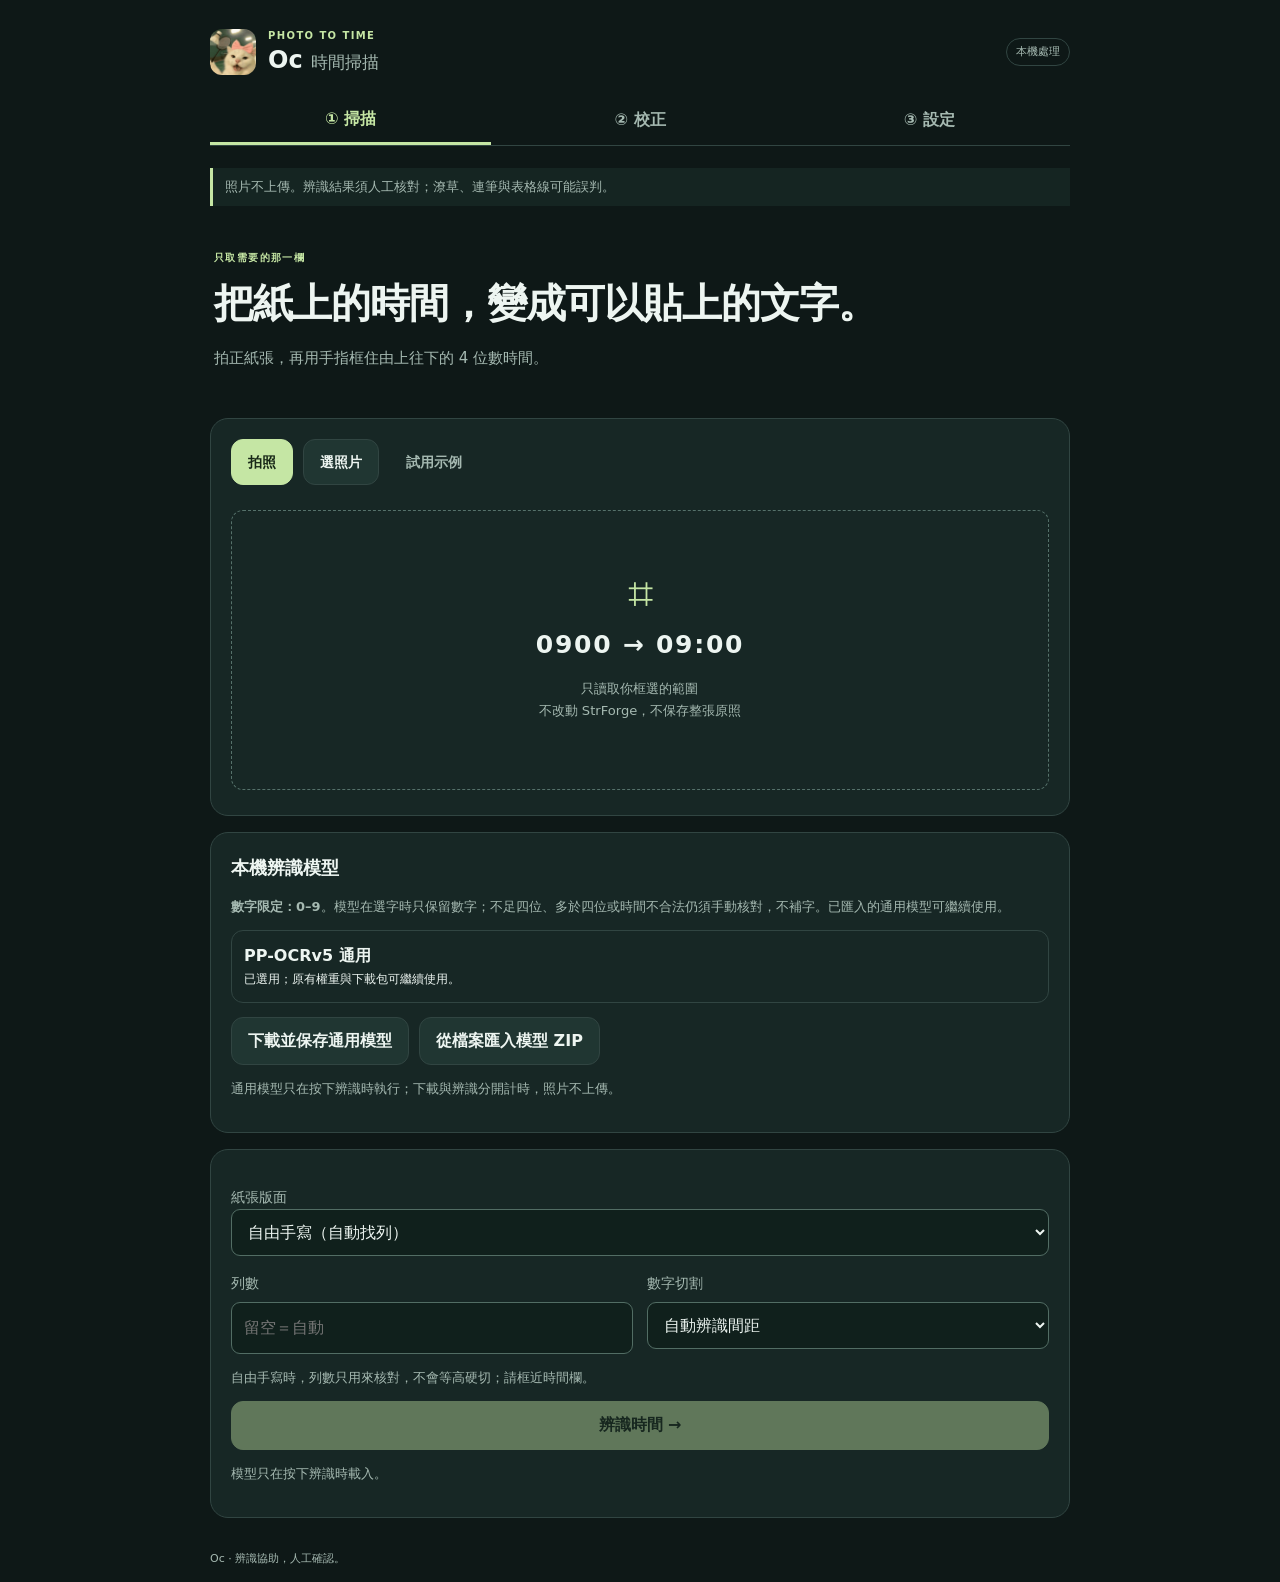
<file: index.html>
<!doctype html>
<html lang="zh-Hant">
<head>
<meta charset="utf-8">
<meta name="oc-build" content="aea212fe8d9d">
<meta name="viewport" content="width=device-width, initial-scale=1, viewport-fit=cover">
<meta name="theme-color" content="#152523">
<meta name="mobile-web-app-capable" content="yes">
<meta name="apple-mobile-web-app-capable" content="yes">
<meta name="apple-mobile-web-app-title" content="Oc 時間掃描">
<meta name="description" content="框選手寫時間欄，在手機本機辨識、核對與匯出。照片不上傳。">
<meta property="og:title" content="Oc · 時間掃描">
<meta property="og:description" content="拍照 → 框選 → 核對時間；在裝置本機處理。">
<meta property="og:image" content="https://yang-00712.github.io/Oc/assets/icon-512.png">
<meta http-equiv="Content-Security-Policy" content="default-src 'self'; script-src 'self' blob: 'wasm-unsafe-eval'; worker-src 'self'; connect-src 'self' blob:; img-src 'self' data: blob:; style-src 'self' 'unsafe-inline'; object-src 'none'; base-uri 'self'; form-action 'none'">
<link rel="manifest" href="manifest.webmanifest">
<link rel="apple-touch-icon" href="assets/apple-touch-icon.png">
<link rel="icon" href="assets/icon-192.png" type="image/png">
<link rel="stylesheet" href="app.css?build=aea212fe8d9d">
<title>Oc · 時間掃描</title>
</head>
<body>
<header class="brand"><img src="assets/icon-192.png" width="46" height="46" alt="戴粉紅蝴蝶結的羽球貓咪"><div><span class="eyebrow">PHOTO TO TIME</span><h1>Oc <span>時間掃描</span></h1></div><span class="local-badge">本機處理</span></header>
<nav class="tabs" aria-label="主要功能"><button type="button" data-tab="scan" aria-current="page">① 掃描</button><button type="button" data-tab="review">② 校正</button><button type="button" data-tab="settings">③ 設定</button></nav>
<main>
<div id="update-banner" class="card" hidden><p id="update-message" role="status"></p><button id="apply-update-banner" type="button" class="primary">更新並保留資料</button></div>
<div id="notice" role="status" aria-live="polite">照片不上傳。辨識結果須人工核對；潦草、連筆與表格線可能誤判。</div>
<section id="scan" class="page">
<div class="intro"><span class="eyebrow">只取需要的那一欄</span><h2>把紙上的時間，<br>變成可以貼上的文字。</h2><p>拍正紙張，再用手指框住由上往下的 4 位數時間。</p></div>
<div class="card">
<div class="actions"><label class="button primary" for="camera">拍照<input id="camera" type="file" accept="image/*" capture="environment"></label><label class="button" for="photo">選照片<input id="photo" type="file" accept="image/*"></label><button id="demo" type="button" class="quiet">試用示例</button></div>
<div id="photo-empty" class="empty"><span class="frame-mark">⌗</span><strong>0900 → 09:00</strong><p>只讀取你框選的範圍<br>不改動 StrForge，不保存整張原照</p></div>
<div id="photo-editor" hidden>
<p class="small">在照片上拖曳框選。此區域用來畫框；捲動頁面請拖曳框外。</p>
<canvas id="photo-canvas" aria-label="拖曳框選時間欄"></canvas>
<div class="field"><label for="angle">傾斜微調 <output id="angle-value">0°</output></label><input type="range" id="angle" min="-15" max="15" value="0" step="1"></div>
<div class="actions"><button type="button" id="full-frame">選取全圖</button><button type="button" id="save-template">記住此範圍</button><button type="button" id="use-template">套用範圍</button></div>
<p class="small">記住的是比例位置，不是自動找紙角；每張照片仍需確認框位。沒有自動透視校正。</p>
<details><summary>框選座標（百分比）</summary><div class="four-fields"><label>左<input id="roi-x" type="number" min="0" max="99" value="0"></label><label>上<input id="roi-y" type="number" min="0" max="99" value="0"></label><label>寬<input id="roi-w" type="number" min="1" max="100" value="100"></label><label>高<input id="roi-h" type="number" min="1" max="100" value="100"></label></div></details>
</div>
</div>
<div class="card"><h3>本機辨識模型</h3><p id="digits-only-note" class="small"><strong>數字限定：0–9</strong>。模型在選字時只保留數字；不足四位、多於四位或時間不合法仍須手動核對，不補字。已匯入的通用模型可繼續使用。</p><div id="engine-options"></div><div class="actions install-actions"><button id="install-selected" type="button">下載並保存通用模型</button><button id="open-model-settings" type="button">從檔案匯入模型 ZIP</button></div><p id="install-scan-status" class="small" role="status"></p><p class="small">通用模型只在按下辨識時執行；下載與辨識分開計時，照片不上傳。</p></div>
<div class="card"><div class="field"><label for="row-mode">紙張版面</label><select id="row-mode"><option value="auto">自由手寫（自動找列）</option><option value="grid30">表單 30 格（保留每格位置）</option></select></div><div id="grid-edges-field" class="field" hidden><label for="grid-edges">表單外框</label><select id="grid-edges"><option value="auto">自動偵測完整格線</option><option value="crop-top">缺上緣：使用框選頂端</option><option value="crop-bottom">缺下緣：使用框選底端</option><option value="crop-both">缺上下緣：使用框選兩端</option></select></div><div class="two-fields"><label id="row-count-field">列數<input id="row-count" type="number" min="1" max="100" inputmode="numeric" placeholder="留空＝自動"></label><label>數字切割<select id="digit-mode"><option value="auto">自動辨識間距</option><option value="equal">每列等寬切四格</option></select></label></div><p id="row-mode-help" class="small">自由手寫時，列數只用來核對，不會等高硬切；請框近時間欄。</p><div class="actions"><button id="recognize" class="primary wide" type="button" disabled>辨識時間 →</button><button id="cancel" type="button" hidden>取消</button></div><p id="progress" class="small" aria-live="polite">模型只在按下辨識時載入。</p></div>
</section>
<section id="review" class="page" hidden>
<div class="section-head"><div><span class="eyebrow">看一眼，再帶走</span><h2>辨識結果</h2></div><button id="add-row" type="button">＋ 一列</button></div>
<div id="model-results" class="model-results" aria-label="辨識結果"></div><p class="small">「修改」是你改過的列數，不是模型準確率；辨識時間包含首次載入。舊草稿中的其他模型結果仍可查看。</p>
<p class="small">對照每列原圖，輸入 0900 或 09:00，再按「確認」。模型分數不是正確率，合法時間也可能辨識錯。</p>
<div class="review-tools"><details><summary>選用：收集教材（匯出時間不需要）</summary><label class="check"><input id="collect" type="checkbox"> 收集我確認的字跡（只存本機）</label></details><button id="confirm-valid" type="button" class="quiet">我已核對，確認全部有效列</button></div>
<p id="review-count" class="small"></p><div id="rows"></div><p id="save-status" class="small" role="status"></p>
<div class="card export-card"><h3>匯出目前模型的校正結果</h3><div class="actions"><button id="copy" class="primary" type="button">複製</button><button id="txt" type="button">TXT</button><button id="csv" type="button">CSV</button></div><textarea id="output" rows="5" readonly aria-label="匯出內容，剪貼簿失敗時可手動複製" placeholder="確認後會顯示每列 HH:MM"></textarea><p class="small">不會自動修改時間順序、不會猜補、不會匯出未確認列。</p></div>
</section>
<section id="settings" class="page" hidden>
<span class="eyebrow">清楚知道資料在哪裡</span><h2>設定</h2>
<div class="card"><h3>程式更新</h3><p id="update-status" role="status" aria-live="polite">正在檢查更新…</p><div class="actions"><button id="check-update" type="button">檢查更新</button><button id="apply-update" type="button" class="primary" hidden>更新並保留資料</button></div><p class="small">從主畫面開啟或回到 Oc 時會檢查新版。尚未操作時可自動更新；有操作中的照片或校正時先提示。更新保留草稿、教材與已安裝模型，目前照片需重新選取。</p><p class="small">目前內容：<code id="app-build"></code></p></div>
<div class="card"><h3>模型安裝與容量</h3>
<h4>① 下載到手機「檔案」</h4>
<p class="small">已下載通用模型包或原有完整包，可直接做第 ② 步，不用重新下載；完整包也包含通用模型。</p>
<div class="actions"><a id="download-models-general" class="button" href="downloads/Oc-PP-OCRv5-General.zip" download="Oc-PP-OCRv5-General.zip">下載通用模型 ZIP（約 28 MB）</a></div>
<p class="small">存到「檔案 → 下載項目」或自己選的位置。這一步只是下載檔案，還沒有安裝到 Oc；不用解壓。若入口沒有顯示下載，長按連結，以 Safari 開啟並保存。</p>
<h4>② 從檔案匯入到這個 Oc</h4>
<p class="small">按下方按鈕，選剛才的 ZIP。請從平常使用的 Oc 主畫面圖示進來匯入；不是「匯出教材 ZIP」。模型與共用引擎都完整保存後，回掃描頁辨識。</p>
<div class="actions"><label class="button primary" for="model-package">從檔案匯入模型 ZIP<input id="model-package" type="file" accept=".zip,application/zip"></label><button id="cancel-install" type="button" hidden>取消模型準備</button></div><p id="install-status" class="small" role="status" aria-live="polite">只匯入公開模型與共用引擎；不讀寫照片或草稿。</p><button id="show-model-storage" type="button">查看模型下載狀態</button><div id="model-storage"></div><p class="small">移除模型只移除 Oc 模型權重快取，不清除草稿、教材或 StrForge。權重與共用引擎都存好才算可辨識；不代表整個網站可離線。</p></div>
<div class="card"><h3>這台裝置的 Oc 資料</h3><p id="storage-status">讀取中…</p><p class="small">這是 Oc 保存內容的估算大小，不是 RAM，也不含其他網站資料。</p><div class="actions"><button id="export-training" type="button" class="primary">匯出教材 ZIP</button><button id="clear-training" type="button">清除教材</button><button id="clear-draft" type="button">清除校正草稿</button></div></div>
<div class="card"><h3>模型與能力範圍</h3><p>目前掃描只使用 PP-OCRv5 通用，在瀏覽器 Worker 辨識整列；不使用雲端 OCR、不需要訓練或安裝 .NET。原有其他模型檔與下載包保留，舊草稿不刪除。</p><p>選字限定 0–9；限定前文字可在「原始辨識與候選」展開對照，不自動猜補。連筆、重疊、潦草或透視嚴重時，請在校正頁修改。</p><p>目前模型不是用你的字訓練。確認字跡只累積教材，不會自動訓練或改變模型。</p><p class="small">教材包含時間列縮圖與人工答案。再訓練前需校對切字；本版不把整列答案擅自當成每格標籤。教材上限 2,000 列。</p></div>
<div class="card"><h3>啟動與資料保護</h3><p>沒有 Service Worker 或離線保證。重新載入不清資料；相片不離開裝置。瀏覽器清除網站資料仍可能移除草稿與教材，請定期匯出。</p><p class="small">Oc 使用獨立的 IndexedDB，不讀取或清除 StrForge 的保存資料。</p></div>
</section>
</main><footer>Oc · 辨識協助，人工確認。</footer>
<noscript>需要啟用 JavaScript 才能在本機辨識照片。</noscript>
<script type="module" src="src/app.js?build=aea212fe8d9d"></script>
</body></html>
</file>
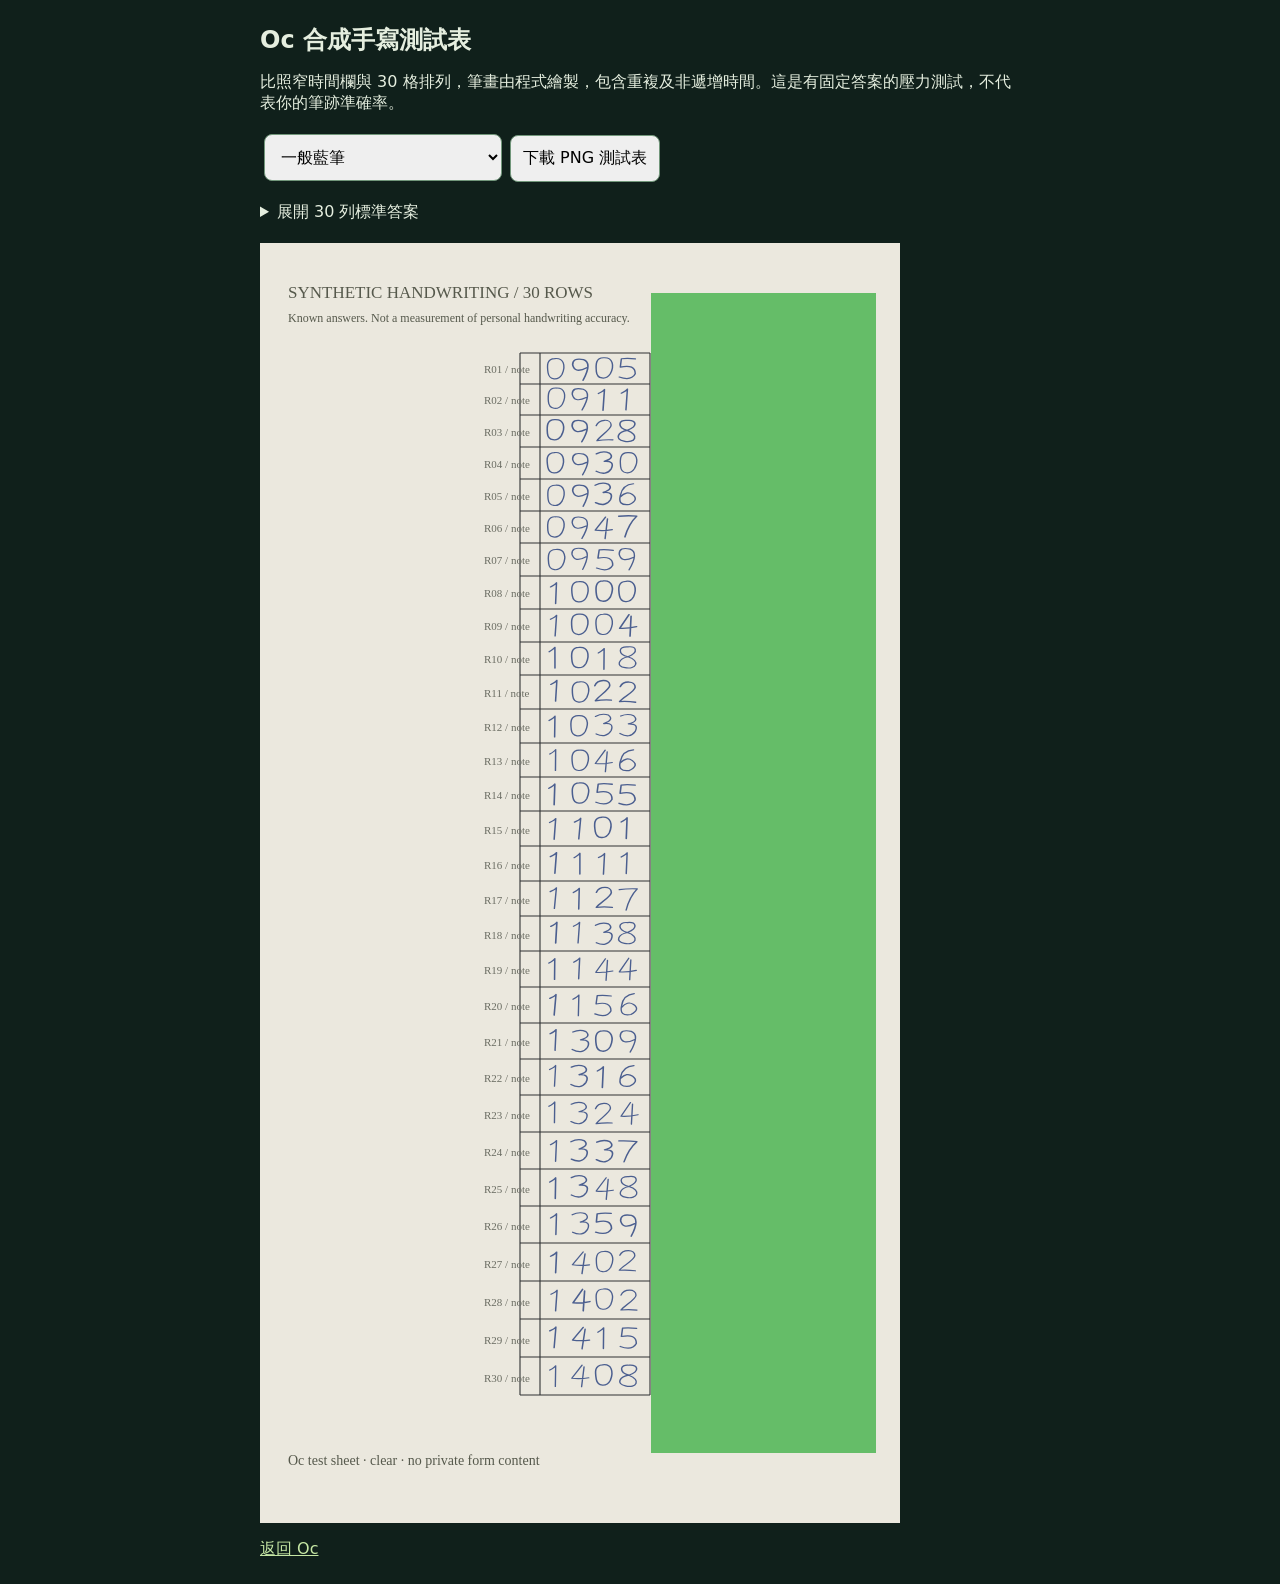
<file: tests/handwriting.html>
<!doctype html><html lang="zh-Hant"><meta charset="utf-8"><meta name="viewport" content="width=device-width,initial-scale=1"><title>Oc · 合成手寫測試表</title><style>body{font:16px system-ui;max-width:760px;margin:24px auto;padding:0 16px;background:#10201b;color:#e5eedf}h1{font-size:24px}button,select{font:inherit;padding:12px;margin:4px;border-radius:8px;border:1px solid #71967a}img{display:block;width:100%;max-width:640px;margin-top:20px}pre{white-space:pre-wrap}a{color:#c5e6a4}</style><h1>Oc 合成手寫測試表</h1><p>比照窄時間欄與 30 格排列，筆畫由程式繪製，包含重複及非遞增時間。這是有固定答案的壓力測試，不代表你的筆跡準確率。</p><select id="variant" aria-label="測試情境"><option value="clear">一般藍筆</option><option value="shadow">底部陰影與淡筆畫</option><option value="tight">較密字距與輕微傾斜</option><option value="rough">不規則筆形、淡字與密字距</option></select><button id="download">下載 PNG 測試表</button><p id="status" role="status"></p><details><summary>展開 30 列標準答案</summary><pre id="answers"></pre></details><img id="sheet" alt="30 格合成手寫時間表"><p><a href="../">返回 Oc</a></p><script type="module">
import{makeForm}from'./handwriting-fixtures.mjs';let currentUrl;
const image=document.getElementById('sheet'),variant=document.getElementById('variant');
function show(){const form=makeForm(variant.value);if(currentUrl)URL.revokeObjectURL(currentUrl);currentUrl=URL.createObjectURL(new Blob([form.svg],{type:'image/svg+xml'}));image.src=currentUrl;document.getElementById('answers').textContent=form.targets.join('\n');}
variant.onchange=show;show();
document.getElementById('download').onclick=async()=>{try{await image.decode();const canvas=document.createElement('canvas');canvas.width=640;canvas.height=1280;canvas.getContext('2d').drawImage(image,0,0);const blob=await new Promise(resolve=>canvas.toBlob(resolve,'image/png'));if(!blob)throw Error('無法產生圖片');const url=URL.createObjectURL(blob),a=document.createElement('a');a.href=url;a.download='Oc-handwriting-'+variant.value+'.png';a.click();setTimeout(()=>URL.revokeObjectURL(url),60000);document.getElementById('status').textContent='PNG 已產生，可回 Oc 選照片，框住完整 30 格時間欄。';}catch(error){document.getElementById('status').textContent=error.message;}};
</script></html>
</file>
<file: app.css>
:root{color-scheme:dark;--bg:#0e1817;--card:#172725;--line:#314542;--ink:#edf5f1;--muted:#a5b9b1;--accent:#c5e6a4;--pink:#e9b9ad;font:16px/1.65 system-ui,-apple-system,BlinkMacSystemFont,"Segoe UI",sans-serif;background:var(--bg);color:var(--ink)}*{box-sizing:border-box}body{margin:0;padding:env(safe-area-inset-top) 18px calc(env(safe-area-inset-bottom) + 14px);overflow-wrap:anywhere}button,input,select,textarea{font:inherit}button,.button{display:inline-flex;align-items:center;justify-content:center;min-height:46px;padding:10px 16px;border:1px solid var(--line);border-radius:12px;background:#203632;color:var(--ink);cursor:pointer;touch-action:manipulation;text-decoration:none;gap:8px;font-weight:650}button:disabled{opacity:.42;cursor:default}.primary{background:var(--accent);color:#172717;border-color:var(--accent)}.quiet{background:transparent;border-color:transparent;color:var(--muted);font-size:.88rem}.wide{flex:1}.brand{max-width:860px;margin:28px auto 20px;display:flex;align-items:center;gap:12px}.brand img{border-radius:12px;object-fit:cover}.brand h1{margin:0;font-size:24px;line-height:1.3}.brand h1 span{font-size:17px;font-weight:500;color:var(--muted)}.eyebrow{display:block;font-size:10px;letter-spacing:.14em;font-weight:700;color:var(--accent)}.local-badge{margin-left:auto;border:1px solid var(--line);border-radius:25px;padding:4px 9px;font-size:11px;white-space:nowrap;color:var(--muted)}.tabs{max-width:860px;margin:auto;display:flex;border-bottom:1px solid var(--line);gap:8px}.tabs button{border:0;border-radius:0;background:none;color:var(--muted);flex:1}.tabs [aria-current=page]{color:var(--accent);border-bottom:3px solid var(--accent)}main{max-width:860px;margin:22px auto}#notice{font-size:.82rem;border-left:3px solid var(--accent);padding:8px 12px;background:#152522;margin-bottom:28px;color:var(--muted)}#notice.error{border-color:#ffa897;color:#ffc1b5}.intro{padding:0 4px 16px}.intro h2{font-size:clamp(27px,5.3vw,40px);line-height:1.4;letter-spacing:-.025em;margin:9px 0 12px}.intro p{color:var(--muted);font-size:.94rem}.card{background:var(--card);border:1px solid var(--line);border-radius:18px;padding:20px;margin:16px 0}.card h3{margin:0 0 12px;font-size:18px}.actions{display:flex;gap:10px;flex-wrap:wrap}input[type=file]{position:absolute;width:1px;height:1px;opacity:0;overflow:hidden}.button:focus-within{outline:2px solid var(--accent)}.empty{margin:25px 0 5px;min-height:260px;border:1px dashed #55716a;border-radius:12px;display:flex;align-items:center;justify-content:center;flex-direction:column;color:var(--muted);text-align:center}.empty strong{font-size:25px;letter-spacing:.07em;color:var(--ink);font-variant-numeric:tabular-nums}.empty p{font-size:.82rem}.frame-mark{font-size:45px;color:var(--accent);line-height:1.3}.small{font-size:.81rem;color:var(--muted)}canvas{max-width:100%;height:auto;display:block}#photo-canvas{border-radius:9px;width:100%;touch-action:none;margin:12px 0;background:#fff}input:not([type=checkbox],[type=file],[type=range]),select,textarea{width:100%;border:1px solid #526d64;border-radius:9px;background:#10201c;color:var(--ink);padding:12px;min-height:46px;font-size:16px}textarea{margin-top:16px;resize:vertical;font-variant-numeric:tabular-nums}label{display:block;color:var(--muted);font-size:.88rem}label input,label select{margin-top:6px}.two-fields,.four-fields{display:grid;gap:14px;grid-template-columns:1fr 1fr}.four-fields{grid-template-columns:repeat(4,1fr);margin-top:12px}.field{margin:16px 0}input[type=range]{width:100%;accent-color:var(--accent)}output{float:right}summary{cursor:pointer;color:var(--muted);font-size:.86rem}.section-head{display:flex;align-items:center;justify-content:space-between;gap:8px}.section-head h2{margin:0}.review-tools{display:flex;flex-direction:column;align-items:flex-start;gap:8px}.check{display:flex;align-items:center;gap:8px}.check input{margin:0;width:19px;height:19px;accent-color:var(--accent)}.row{border:1px solid var(--line);border-radius:14px;padding:14px;margin:12px 0;background:var(--card);scroll-margin:20px}.row.confirmed{border-left:4px solid var(--accent)}.row.warn{border-left:4px solid var(--pink)}.row-head{display:flex;align-items:center;gap:12px;margin-bottom:12px}.row-number{font-size:12px;color:var(--muted);min-width:28px}.row img{max-width:160px;max-height:65px;object-fit:contain;border-radius:5px;background:white}.row-head .quiet{margin-left:auto;min-height:36px;padding:4px 7px}.row-edit{display:flex;align-items:center;gap:10px}.row-edit input{flex:1;min-width:0;letter-spacing:.15em;font-size:24px!important;text-align:center;font-variant-numeric:tabular-nums}.row-message{margin:10px 0 0;font-size:.79rem;color:var(--muted)}.row-message.invalid{color:#ffc1b5}.predictions{display:flex;gap:5px;flex-wrap:wrap;margin-top:10px}.predictions button{font-size:12px;min-height:33px;padding:4px 7px}.export-card{margin-top:25px}.page[hidden],[hidden]{display:none!important}h2{font-size:28px;line-height:1.35}footer{max-width:860px;margin:32px auto 0;font-size:11px;color:var(--muted);display:flex;justify-content:space-between}:focus-visible{outline:2px solid var(--accent);outline-offset:3px}@media(min-width:700px){.intro h2 br{display:none}.intro{padding-top:16px}.actions{flex-wrap:nowrap}.empty{min-height:280px}}@media(max-width:360px){body{padding-left:12px;padding-right:12px}.card{padding:14px}.brand{gap:8px}.local-badge{display:none}button,.button{padding:9px 11px}.four-fields{grid-template-columns:1fr 1fr}}

/* Compact review and independent models; no model output replaces another. */
#engine-options{display:grid;gap:10px}.engine-option{display:flex;gap:12px;align-items:start;padding:12px;border:1px solid var(--line);border-radius:12px}.engine-option input{width:22px;height:22px;flex:none;accent-color:var(--accent)}.engine-option strong,.engine-option small{display:block}.engine-option small{font-size:.76rem}.model-results{display:flex;gap:8px;overflow:auto;padding:10px 0;align-items:stretch}.result-tab{display:flex;flex-direction:column;align-items:flex-start;min-width:155px;max-width:220px;font-size:13px;flex:none}.result-tab small{font-size:11px;font-weight:400}.result-tab[aria-pressed=true]{border-color:var(--accent);color:var(--accent)}.model-storage-line{display:flex;flex-wrap:wrap;gap:8px;margin:15px 0}.row{padding:10px}.row-head{margin-bottom:6px}.row img{max-height:46px}.row-edit input{font-size:22px!important;min-height:44px}.row details{margin-top:6px}.row details summary{font-size:12px}.row-head .quiet{font-size:12px}.row{scroll-margin-bottom:35vh}.model-results::-webkit-scrollbar{height:4px}

.install-actions{margin-top:14px;flex-wrap:wrap}.model-storage-line{align-items:center}.model-storage-line>span{flex:1 1 100%}#install-status,#install-scan-status{white-space:pre-wrap}#install-status.error,#install-scan-status.error{color:#ffc1b5}
</file>
